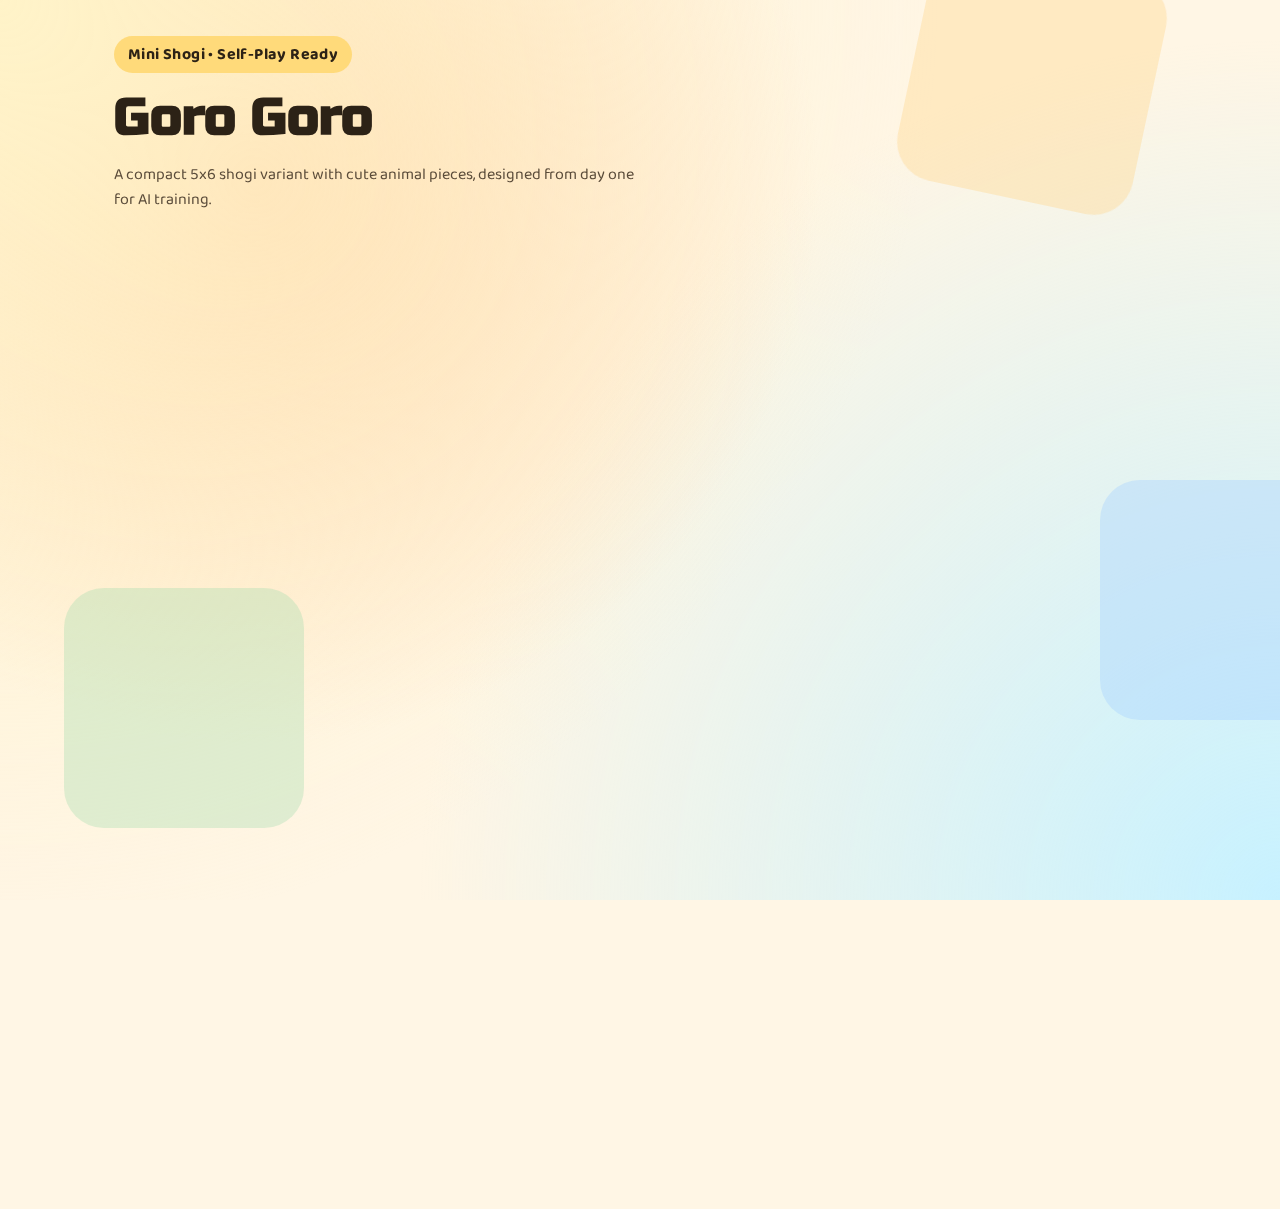
<file: gorogoroshogi/index.html>
<!doctype html>
<html lang="en">
  <head>
    <meta charset="utf-8" />
    <meta name="viewport" content="width=device-width, initial-scale=1" />
    <title>Goro Goro</title>
    <link rel="stylesheet" href="styles.css" />
    <link rel="preconnect" href="https://fonts.googleapis.com" />
    <link rel="preconnect" href="https://fonts.gstatic.com" crossorigin />
    <link
      href="https://fonts.googleapis.com/css2?family=Baloo+2:wght@400;600;700&family=Russo+One&display=swap"
      rel="stylesheet"
    />
  </head>
  <body>
    <div class="bg-gradient"></div>
    <div class="bg-shapes" aria-hidden="true">
      <span></span><span></span><span></span>
    </div>

    <div class="app">
      <header class="hero">
        <div class="hero-badge">Mini Shogi • Self-Play Ready</div>
        <h1>Goro Goro</h1>
        <p class="hero-sub">
          A compact 5x6 shogi variant with cute animal pieces, designed from day one for AI training.
        </p>
      </header>

      <main class="board-area">
        <section class="board-panel">
          <div class="status" id="status">Loading...</div>
          <div class="board" id="board" aria-label="Goro Goro board"></div>
          <div class="coords">
            <div class="files">A B C D E</div>
            <div class="ranks">6 5 4 3 2 1</div>
          </div>
        </section>

        <section class="side-panel">
          <div class="panel-card">
            <h2>Hands</h2>
            <div class="hand" id="hand-n"></div>
            <div class="hand" id="hand-s"></div>
          </div>

          <div class="panel-card">
            <h2>Controls</h2>
            <div class="controls">
              <button id="reset">Reset Match</button>
              <button id="export">Export State</button>
              <button id="toggle-legal">Toggle Legal Moves</button>
            </div>
          </div>

          <div class="panel-card">
            <h2>How It Works</h2>
            <ul>
              <li>Select a piece, then click a target square.</li>
              <li>Captured animals go to your hand and can be dropped later.</li>
              <li>Chicks and cats can promote in the enemy camp (last two ranks).</li>
              <li>The engine is deterministic and exposes JSON-friendly state.</li>
            </ul>
          </div>
        </section>
      </main>
    </div>

    <div class="modal hidden" id="promotion-modal" role="dialog" aria-modal="true">
      <div class="modal-card">
        <h3>Promotion?</h3>
        <p>Promote this piece?</p>
        <div class="modal-actions">
          <button id="promote-yes">Promote</button>
          <button id="promote-no">Keep Original</button>
        </div>
      </div>
    </div>

    <div class="modal hidden" id="export-modal" role="dialog" aria-modal="true">
      <div class="modal-card wide">
        <h3>Exported State</h3>
        <textarea id="export-text" rows="10" readonly></textarea>
        <div class="modal-actions">
          <button id="export-copy">Copy JSON</button>
          <button id="export-close">Close</button>
        </div>
      </div>
    </div>

    <script src="app.js"></script>
  </body>
</html>
</file>
<file: gorogoroshogi/styles.css>
:root {
  --ink: #2c2216;
  --soft-ink: #5b4c3a;
  --sun: #ffda7a;
  --tangerine: #ff8a5b;
  --grass: #9bd47d;
  --sky: #b8e2f7;
  --wood: #f0c796;
  --wood-dark: #d8a06e;
  --cream: #fff6e5;
  --shadow: rgba(44, 34, 22, 0.2);
}

* {
  box-sizing: border-box;
}

body {
  margin: 0;
  font-family: "Baloo 2", "Trebuchet MS", sans-serif;
  color: var(--ink);
  background: var(--cream);
  min-height: 100vh;
  overflow-x: hidden;
}

.bg-gradient {
  position: fixed;
  inset: 0;
  background: radial-gradient(circle at top left, #fff3c8, transparent 60%),
    radial-gradient(circle at 20% 20%, #ffd1a6, transparent 45%),
    radial-gradient(circle at bottom right, #c7f1ff, transparent 55%);
  z-index: -2;
}

.bg-shapes span {
  position: fixed;
  width: 240px;
  height: 240px;
  border-radius: 40px;
  background: rgba(255, 216, 143, 0.4);
  filter: blur(0.5px);
  z-index: -1;
  animation: float 12s ease-in-out infinite;
}

.bg-shapes span:nth-child(1) {
  top: -40px;
  right: 10%;
  transform: rotate(12deg);
}

.bg-shapes span:nth-child(2) {
  bottom: 8%;
  left: 5%;
  background: rgba(162, 220, 174, 0.35);
  animation-delay: 3s;
}

.bg-shapes span:nth-child(3) {
  bottom: 20%;
  right: -60px;
  background: rgba(168, 209, 255, 0.4);
  animation-delay: 6s;
}

@keyframes float {
  0%,
  100% {
    transform: translateY(0) rotate(10deg);
  }
  50% {
    transform: translateY(-18px) rotate(6deg);
  }
}

.app {
  max-width: 1100px;
  margin: 0 auto;
  padding: 36px 24px 60px;
  display: flex;
  flex-direction: column;
  gap: 30px;
}

.hero {
  display: flex;
  flex-direction: column;
  gap: 14px;
  animation: fadeUp 0.9s ease forwards;
}

.hero h1 {
  font-family: "Russo One", "Impact", sans-serif;
  font-size: clamp(2.4rem, 4vw, 3.4rem);
  margin: 0;
}

.hero-badge {
  align-self: flex-start;
  padding: 6px 14px;
  border-radius: 999px;
  background: var(--sun);
  font-weight: 700;
  letter-spacing: 0.4px;
}

.hero-sub {
  max-width: 540px;
  margin: 0;
  color: var(--soft-ink);
}

.board-area {
  display: grid;
  grid-template-columns: minmax(0, 1.1fr) minmax(0, 0.7fr);
  gap: 24px;
  align-items: start;
}

.board-panel {
  background: rgba(255, 255, 255, 0.7);
  border-radius: 24px;
  padding: 20px;
  box-shadow: 0 18px 30px var(--shadow);
  display: flex;
  flex-direction: column;
  gap: 16px;
  animation: fadeUp 0.9s ease 0.1s forwards;
  opacity: 0;
}

.status {
  font-weight: 700;
  letter-spacing: 0.4px;
}

.board {
  display: grid;
  grid-template-columns: repeat(5, minmax(0, 1fr));
  grid-template-rows: repeat(6, minmax(0, 1fr));
  gap: 8px;
  background: linear-gradient(135deg, var(--wood), var(--wood-dark));
  padding: 14px;
  border-radius: 18px;
  box-shadow: inset 0 0 0 3px rgba(255, 255, 255, 0.3);
}

.square {
  background: rgba(255, 255, 255, 0.8);
  border-radius: 12px;
  min-height: 68px;
  display: flex;
  align-items: center;
  justify-content: center;
  position: relative;
  cursor: pointer;
  transition: transform 0.2s ease, box-shadow 0.2s ease;
}

.square:hover {
  transform: translateY(-2px);
  box-shadow: 0 8px 18px rgba(61, 49, 36, 0.2);
}

.square.highlight {
  box-shadow: 0 0 0 3px rgba(255, 140, 90, 0.9);
}

.square.legal::after {
  content: "";
  width: 14px;
  height: 14px;
  border-radius: 50%;
  background: rgba(255, 140, 90, 0.8);
  position: absolute;
}

.square.capture::after {
  width: 18px;
  height: 18px;
  background: rgba(255, 99, 99, 0.9);
}

.token {
  width: 52px;
  height: 52px;
  border-radius: 16px;
  background: var(--sky);
  border: 2px solid rgba(44, 34, 22, 0.1);
  display: flex;
  flex-direction: column;
  align-items: center;
  justify-content: center;
  font-weight: 700;
  font-size: 0.8rem;
  position: relative;
  color: var(--ink);
  transition: transform 0.2s ease;
}

.token.north {
  background: #ffe6f0;
}

.token.south {
  background: #d9f7f0;
}

.token .face {
  width: 28px;
  height: 28px;
  border-radius: 50%;
  background: rgba(255, 255, 255, 0.6);
  position: relative;
}

.token .face::before,
.token .face::after {
  content: "";
  width: 5px;
  height: 8px;
  background: rgba(44, 34, 22, 0.7);
  border-radius: 999px;
  position: absolute;
  top: 8px;
}

.token .face::before {
  left: 7px;
}

.token .face::after {
  right: 7px;
}

.token .label {
  margin-top: 4px;
  font-size: 0.7rem;
  letter-spacing: 0.3px;
}

.token.cat::before,
.token.dog::before,
.token.lion::before,
.token.chick::before,
.token.hen::before,
.token.supercat::before {
  content: "";
  position: absolute;
  top: -6px;
  width: 12px;
  height: 12px;
  border-radius: 4px;
  background: rgba(255, 255, 255, 0.6);
}

.token.cat::before {
  left: 10px;
  transform: rotate(20deg);
}

.token.cat::after {
  content: "";
  position: absolute;
  top: -6px;
  right: 10px;
  width: 12px;
  height: 12px;
  border-radius: 4px;
  background: rgba(255, 255, 255, 0.6);
  transform: rotate(-20deg);
}

.token.dog::before {
  left: 6px;
  height: 16px;
  border-radius: 10px;
}

.token.dog::after {
  content: "";
  position: absolute;
  top: -6px;
  right: 6px;
  width: 12px;
  height: 16px;
  border-radius: 10px;
  background: rgba(255, 255, 255, 0.6);
}

.token.lion::before {
  left: 14px;
  width: 18px;
  height: 18px;
  border-radius: 50%;
}

.token.lion::after {
  content: "";
  position: absolute;
  top: -8px;
  right: 14px;
  width: 18px;
  height: 18px;
  border-radius: 50%;
  background: rgba(255, 255, 255, 0.6);
}

.token.chick::before,
.token.hen::before {
  left: 18px;
  width: 10px;
  height: 10px;
  border-radius: 50%;
}

.token.supercat::before {
  left: 10px;
  width: 14px;
  height: 14px;
}

.coords {
  display: flex;
  justify-content: space-between;
  font-weight: 700;
  color: rgba(44, 34, 22, 0.6);
  padding: 0 6px;
}

.files {
  letter-spacing: 10px;
}

.side-panel {
  display: flex;
  flex-direction: column;
  gap: 18px;
  animation: fadeUp 0.9s ease 0.2s forwards;
  opacity: 0;
}

.panel-card {
  background: rgba(255, 255, 255, 0.75);
  border-radius: 18px;
  padding: 16px 18px;
  box-shadow: 0 12px 20px var(--shadow);
}

.panel-card h2 {
  margin: 0 0 10px;
}

.hand {
  display: grid;
  grid-template-columns: repeat(3, minmax(0, 1fr));
  gap: 10px;
  margin-bottom: 12px;
}

.hand .hand-title {
  grid-column: 1 / -1;
  font-weight: 700;
  color: var(--soft-ink);
}

.hand-item {
  background: rgba(255, 255, 255, 0.8);
  border-radius: 12px;
  padding: 10px;
  text-align: center;
  cursor: pointer;
  position: relative;
  border: 2px solid transparent;
}

.hand-item.active {
  border-color: var(--tangerine);
}

.hand-item .count {
  font-size: 0.8rem;
  color: var(--soft-ink);
}

.controls {
  display: flex;
  flex-direction: column;
  gap: 10px;
}

button {
  border: none;
  border-radius: 12px;
  padding: 10px 14px;
  font-family: inherit;
  font-weight: 700;
  background: var(--tangerine);
  color: #fff;
  cursor: pointer;
  transition: transform 0.2s ease, box-shadow 0.2s ease;
}

button:hover {
  transform: translateY(-2px);
  box-shadow: 0 8px 16px rgba(255, 138, 91, 0.3);
}

button.secondary {
  background: var(--grass);
  color: var(--ink);
}

.modal {
  position: fixed;
  inset: 0;
  background: rgba(0, 0, 0, 0.45);
  display: flex;
  align-items: center;
  justify-content: center;
  z-index: 10;
}

.modal.hidden {
  display: none;
}

.modal-card {
  background: #fff;
  border-radius: 18px;
  padding: 20px;
  width: min(320px, 90vw);
  text-align: center;
  box-shadow: 0 12px 24px rgba(0, 0, 0, 0.2);
}

.modal-card.wide {
  width: min(520px, 92vw);
}

.modal-actions {
  display: flex;
  gap: 12px;
  justify-content: center;
  margin-top: 16px;
}

.modal-actions button {
  flex: 1;
}

textarea {
  width: 100%;
  border-radius: 12px;
  padding: 10px;
  border: 1px solid rgba(44, 34, 22, 0.2);
  font-family: "Baloo 2", sans-serif;
}

@keyframes fadeUp {
  from {
    opacity: 0;
    transform: translateY(14px);
  }
  to {
    opacity: 1;
    transform: translateY(0);
  }
}

@media (max-width: 900px) {
  .board-area {
    grid-template-columns: 1fr;
  }

  .hand {
    grid-template-columns: repeat(3, minmax(0, 1fr));
  }

  .coords {
    flex-direction: column;
    gap: 6px;
  }
}

@media (max-width: 600px) {
  .square {
    min-height: 54px;
  }

  .token {
    width: 46px;
    height: 46px;
  }

  .files {
    letter-spacing: 6px;
  }
}
</file>
